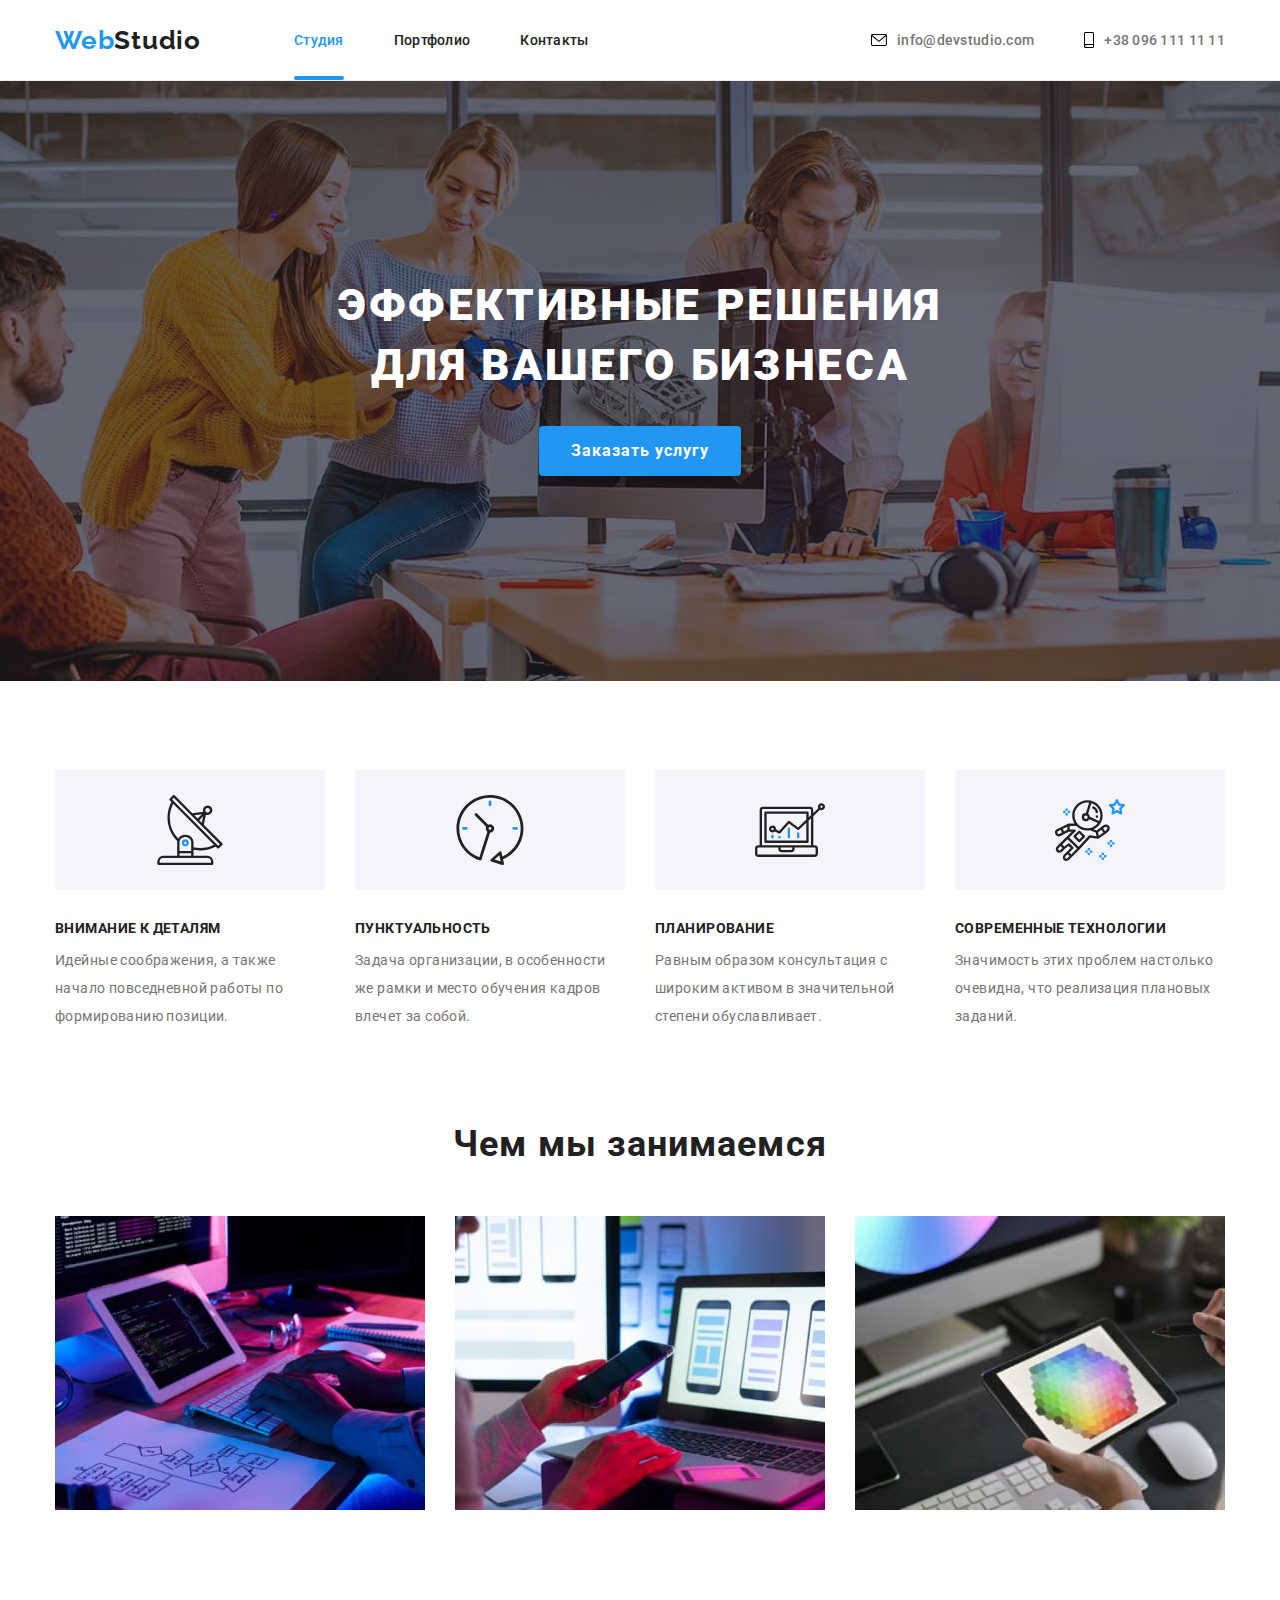
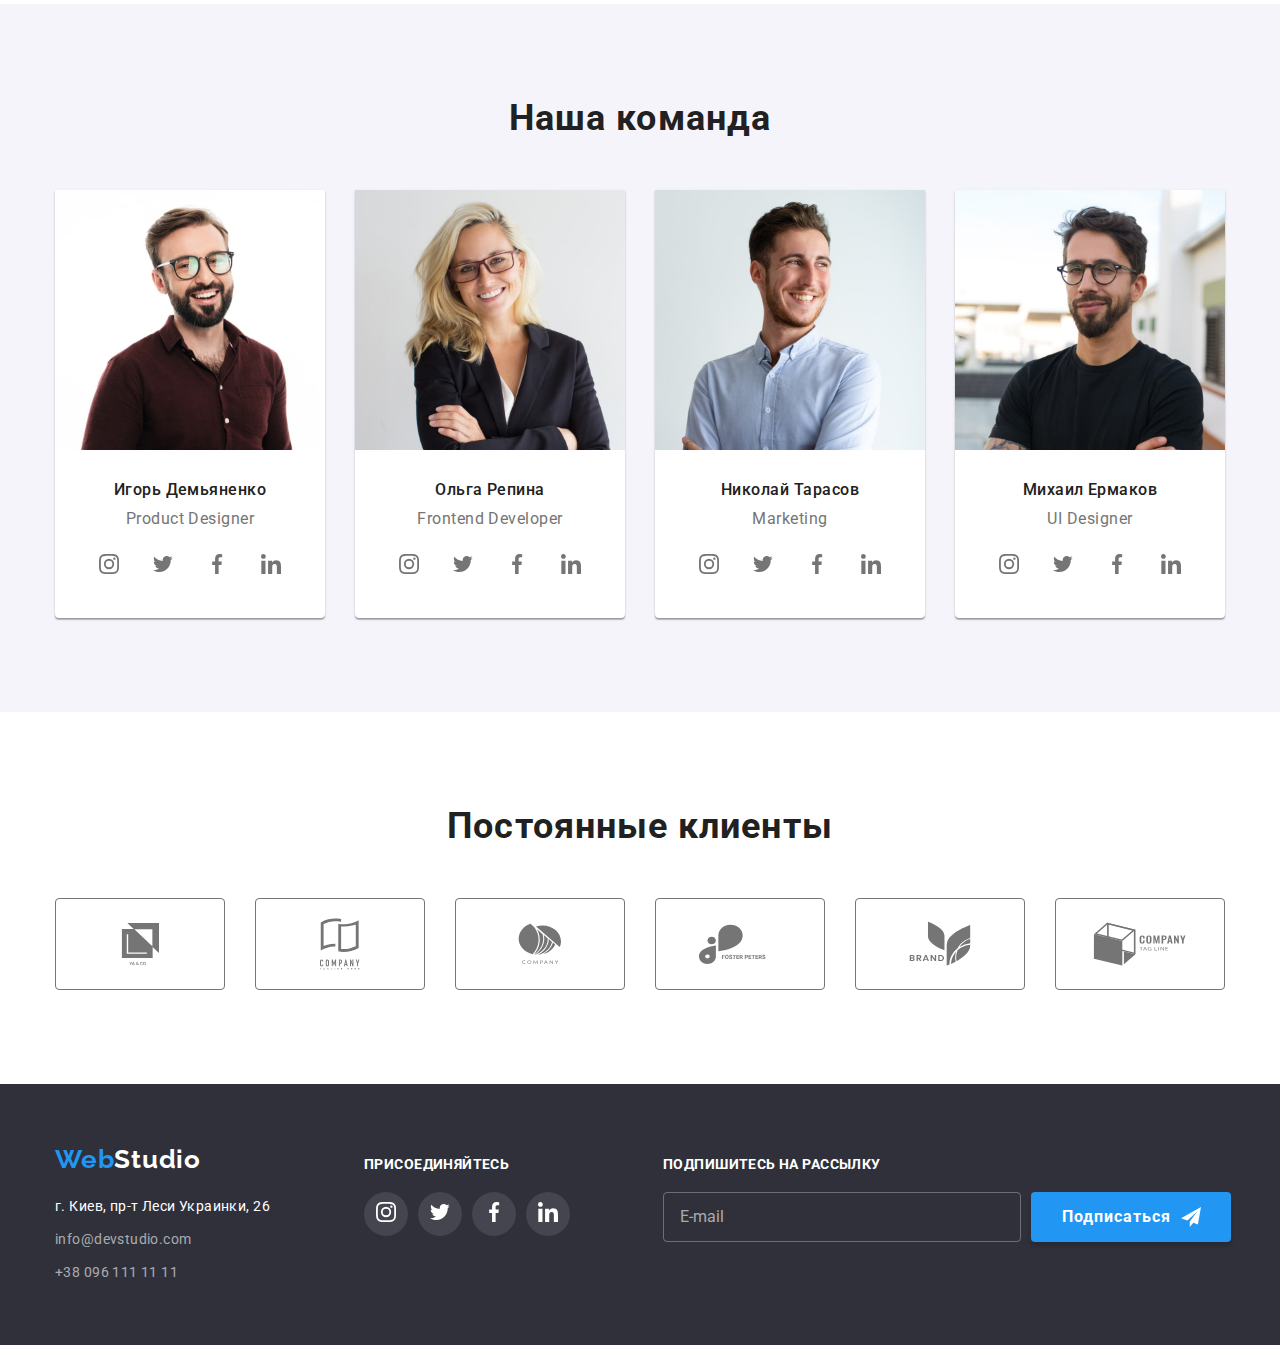
<file: index.html>
<!DOCTYPE html>
<html lang="ru">
<head>
    <meta charset="UTF-8">
    <meta http-equiv="X-UA-Compatible" content="IE=edge">
    <meta name="viewport" content="width=device-width, initial-scale=1.0">
    <title>Студия</title>
    <link rel="preconnect" href="https://fonts.gstatic.com">
    <link href="https://fonts.googleapis.com/css2?family=Raleway:wght@700&family=Roboto:wght@400;500;700;900&display=swap"
        rel="stylesheet">
    <link rel="stylesheet" href="./css/main.min.css">
 
</head>
<body>
    <!--Шапка сайта-->
    <header class="header">
        <div class="container header-container">
            <nav class="navigation">
            <a class="logo" href="./index.html">Web<span class="logo-1">Studio</span></a>
            <ul class="nav-list">
                <li class="nav-list__item "><a class="nav-list__link active" href="./index.html" >Студия</a></li>
                <li class="nav-list__item"><a class="nav-list__link" href="./portfolio.html">Портфолио</a></li>
                <li class="nav-list__item"><a class="nav-list__link" href="#address">Контакты</a></li>
            </ul>
            </nav>

            <ul class="contact header-contact">
                <li class="contact__item" lang="en">
                    <a class="contact__link" href="mailto:info@devstudio.com"> 
                        <svg class="contact__icon" width="16px"
                            height="12px">
                            <use href="./images/icons.svg#icon-mail"> </use>
                        </svg> info@devstudio.com</a>
                   </li>
                <li class="contact__item">
                    <a class="contact__link" href="tel:+380961111111">
                    <svg class="contact__icon" width="10px" height="16px">
                        <use href="./images/icons.svg#icon-phone"> </use>
                    </svg>+38 096 111 11 11</a>
            </li>     
            </ul>
        
        </div>
    </header>
        
    <main> 

    <!--Hero-->
    <section class="hero">
        <div class="container hero-container">
        <h1 class="hero-title">Эффективные решения для вашего бизнеса</h1>
        <button data-modal-open class="hero-button button" type="button">Заказать услугу</button> 
        </div>
    </section>

    <!--Advantages-->
    <section class="description">
        <div class="container description-container">
        <h2 class="hidden">Преимущества</h2>
        <ul class="advantages">
            <li class="advantages__item">
                <div class="advantages__thumb">
                    <svg width="70px" height="70px">
                        <use href="./images/icons.svg#icon-antenna-1"></use>
                    </svg>
                 </div>
                <h3 class="advantages__pre-title pre-title">Внимание к деталям</h3>
                <p class="advantages__text text">Идейные соображения, а также начало повседневной работы по формированию позиции.</p>
                
            </li>
            <li class="advantages__item">
                <div class="advantages__thumb">
                    <svg width="70px" height="70px">
                        <use href="./images/icons.svg#icon-clock-1"></use>
                    </svg>
                </div>
                <h3 class="advantages__pre-title pre-title">Пунктуальность</h3>
                <p class="advantages__text text">Задача организации, в особенности же рамки и место обучения кадров влечет за собой.</p>
            </li>
            <li class="advantages__item">
                <div class="advantages__thumb">
                    <svg width="70px" height="70px">
                        <use href="./images/icons.svg#icon-diagram-1"></use>
                    </svg>
                </div>
                <h3 class="advantages__pre-title pre-title">Планирование</h3>
                <p class="advantages__text text">Равным образом консультация с широким активом в значительной степени обуславливает.</p>
            </li>
            <li class="advantages__item">
                <div class="advantages__thumb">
                    <svg width="70px" height="70px">
                        <use href="./images/icons.svg#icon-astronaut-1"></use>
                    </svg>
                </div>
                <h3 class="advantages__pre-title pre-title">Современные технологии</h3>
                <p class="advantages__text text">Значимость этих проблем настолько очевидна, что реализация плановых заданий.</p>
            </li>
            
         </ul>
        </div>
    </section>

    <!--Information-->
    <section class="info">
        <div class="container info-container">
        <h2 class="title">Чем мы занимаемся</h2>
        <ul class="info-list">
            <li class="info-list__item"><a class="info-list__link" href=""><img src="./images/img.jpg" alt="Верстка" width="370">
            <h3 class="info-list__pre-title pre-title">Десктопные приложения</h3></a></li>
            <li class="info-list__item"><a class="info-list__link" href=""><img src="./images/box2.jpg" alt="Программирование" width="370">
            <h3 class="info-list__pre-title pre-title ">Мобильные приложения</h3></a></li>
            <li class="info-list__item"><a class="info-list__link" href=""><img src="./images/box3.jpg" alt="Дизайн" width="370">
            <h3 class="info-list__pre-title pre-title">Дизайнерские решения</h3></a></li>
        </ul>
        </div>
    </section>

    <!--Team-->
    <section class="team">
        <div class="container">
        <h2 class="title">Наша команда</h2>
        <ul class="workers">
            <li  class="workers__person">
                <ul class="social">
                    <li class="social__item"><a class="social__link" href="">
                    <svg class="social__icon" width="20px" height="20px">
                        <use href="./images/icons.svg#icon-instagram"></use>
                    </svg>
                    </a></li>
                    
                    <li class="social__item"><a class="social__link" href="">
                    <svg class="social__icon" width="20px" height="20px">
                        <use href="./images/icons.svg#icon-twitter"></use>
                    </svg>
                    </a></li>

                    <li class="social__item"><a class="social__link" href="">
                    <svg class="social__icon" width="20px" height="20px">
                        <use href="./images/icons.svg#icon-facebook"></use>
                    </svg>
                    </a></li>

                    <li class="social__item"><a class="social__link" href="">
                    <svg class="social__icon" width="20px" height="20px">
                        <use href="./images/icons.svg#icon-linkedin"></use>
                    </svg>
                    </a></li>
                </ul>
                <h3 class="workers__job" lang="en">Product Designer</h3>
                <p class="workers__name">Игорь Демьяненко</p>
                
                <img src="./images/img1.jpg" alt="Фото мужчины" width="270">
                
            </li>
            <li class="workers__person">
                <ul class="social">
                    <li class="social__item"><a class="social__link" href="">
                            <svg class="social__icon" width="20px" height="20px">
                                <use href="./images/icons.svg#icon-instagram"></use>
                            </svg>
                        </a></li>
                
                    <li class="social__item"><a class="social__link" href="">
                            <svg class="social__icon" width="20px" height="20px">
                                <use href="./images/icons.svg#icon-twitter"></use>
                            </svg>
                        </a></li>
                
                    <li class="social__item"><a class="social__link" href="">
                            <svg class="social__icon" width="20px" height="20px">
                                <use href="./images/icons.svg#icon-facebook"></use>
                            </svg>
                        </a></li>
                
                    <li class="social__item"><a class="social__link" href="">
                            <svg class="social__icon" width="20px" height="20px">
                                <use href="./images/icons.svg#icon-linkedin"></use>
                            </svg>
                        </a></li>
                </ul>
                <h3 class="workers__job" lang="en">Frontend Developer</h3>
                <p class="workers__name">Ольга Репина</p>
                
                <img src="./images/img2.jpg" alt="Фото женщины" width="270">
                
            </li>
            <li class="workers__person">
                <ul class="social">
                    <li class="social__item"><a class="social__link" href="">
                            <svg class="social__icon" width="20px" height="20px">
                                <use href="./images/icons.svg#icon-instagram"></use>
                            </svg>
                        </a></li>
                
                    <li class="social__item"><a class="social__link" href="">
                            <svg class="social__icon" width="20px" height="20px">
                                <use href="./images/icons.svg#icon-twitter"></use>
                            </svg>
                        </a></li>
                
                    <li class="social__item"><a class="social__link" href="">
                            <svg class="social__icon" width="20px" height="20px">
                                <use href="./images/icons.svg#icon-facebook"></use>
                            </svg>
                        </a></li>
                
                    <li class="social__item"><a class="social__link" href="">
                            <svg class="social__icon" width="20px" height="20px">
                                <use href="./images/icons.svg#icon-linkedin"></use>
                            </svg>
                        </a></li>
                </ul>
                <h3 class="workers__job" lang="en">Marketing</h3>
                <p class="workers__name">Николай Тарасов</p>
                
                <img src="./images/img3.jpg" alt="Фото мужчины" width="270">
                
            </li>
            <li class="workers__person">
            <ul class="social">
                <li class="social__item"><a class="social__link" href="">
                        <svg class="social__icon" width="20px" height="20px">
                            <use href="./images/icons.svg#icon-instagram"></use>
                        </svg>
                    </a></li>
            
                <li class="social__item"><a class="social__link" href="">
                        <svg class="social__icon" width="20px" height="20px">
                            <use href="./images/icons.svg#icon-twitter"></use>
                        </svg>
                    </a></li>
            
                <li class="social__item"><a class="social__link" href="">
                        <svg class="social__icon" width="20px" height="20px">
                            <use href="./images/icons.svg#icon-facebook"></use>
                        </svg>
                    </a></li>
            
                <li class="social__item"><a class="social__link" href="">
                        <svg class="social__icon" width="20px" height="20px">
                            <use href="./images/icons.svg#icon-linkedin"></use>
                        </svg>
                    </a></li>
            </ul>
                <h3 class="workers__job" lang="en">UI Designer</h3>
                <p class="workers__name">Михаил Ермаков</p>
                
                <img src="./images/img4.jpg" alt="Фото мужчины" width="270">
                
            </li>
        </ul>
        </div>
    </section>


    <section class="clients">
        <div class="container clients-container">
            <h2 class="title"> Постоянные клиенты</h2>
            <ul class="clients-list">
                <li class="clients-list__item">
                    <a class="clients-list__link" href="">
                        <svg width="41px" height="42.5px">
                            <use href="./images/icons.svg#icon-client1"></use>
                        </svg>
                    </a>
                </li>
                <li class="clients-list__item">
                    <a class="clients-list__link" href="">
                        <svg width="40px" height="52px">
                            <use href="./images/icons.svg#icon-client2"></use>
                        </svg>
                    </a>
                </li>
                <li class="clients-list__item">
                    <a class="clients-list__link" href="">
                        <svg width="43.46px" height="41.18px">
                            <use href="./images/icons.svg#icon-client3"></use>
                        </svg>
                    </a>
                </li>
                <li class="clients-list__item">
                    <a class="clients-list__link" href="">
                        <svg width="84.44px" height="40.62px">
                            <use href="./images/icons.svg#icon-client4"></use>
                        </svg>
                    </a>
                </li>
                <li class="clients-list__item">
                    <a class="clients-list__link" href="">
                        <svg width="62.54px" height="45.43px">
                            <use href="./images/icons.svg#icon-client5"></use>
                        </svg>
                    </a>
                </li>
                <li class="clients-list__item">
                    <a class="clients-list__link" href="">
                        <svg width="93.79px" height="43.93px">
                            <use href="./images/icons.svg#icon-client6"></use>
                        </svg>
                    </a>
                </li>
            </ul>

        </div>
    </section>
    </main>

    <!--Footer-->
    <footer id="address" class="footer">
        <div class="container footer-container">
            <div class="footer-address">
        <a class="logo" href="./index.html">Web<span class="logo-2">Studio</span></a>
            <address>
            <ul class="address">
            <li class="address__item direction">г. Киев, пр-т Леси Украинки, 26</li>
            <li class="address__item"><a href="mailto:info@devstudio.com"><span lang="en">info@devstudio.com</span></a></li>
            <li class="address__item"><a href="tel:+380961111111">+38 096 111 11 11</a></li>
            </ul>
            </address>
            </div>    
            
            <div class="join-us">
                <h2 class="footer-title">Присоединяйтесь</h2>
                <ul class="social-list">
                    <li class="social__item social__item_footer" >
                        <a class="social__link social__link_footer" href="">
                    <svg class="social__icon" width="20px" height="20px">
                        <use href="./images/icons.svg#icon-instagram"></use>
                    </svg>
                    </a>
                </li>
                    
<li class="social__item social__item_footer">
    <a class="social__link social__link_footer" href="">
                    <svg class="social__icon" width="20px" height="20px">
                        <use href="./images/icons.svg#icon-twitter"></use>
                    </svg>
                    </a>
                </li>

<li class="social__item social__item_footer">
    <a class="social__link social__link_footer" href="">
                    <svg class="social__icon" width="20px" height="20px">
                        <use href="./images/icons.svg#icon-facebook"></use>
                    </svg>
                    </a>
                </li>

<li class="social__item social__item_footer">
    <a class="social__link social__link_footer" href="">
                    <svg class="social__icon" width="20px" height="20px">
                        <use href="./images/icons.svg#icon-linkedin"></use>
                    </svg>
                    </a>
                </li>
                </ul>
            </div>
            <div class="subscribe">
                <h2 class="footer-title">Подпишитесь на рассылку</h2>
                <form class="sub-form" >
                    <label for="email"></label>
                    <input type="email" class="sub-form__input" name="email" id="email" placeholder="E-mail" required>
                    <button class="send-button button" type="submit" >Подписаться
                        <svg class="send-icon" width="20px" height="20px">
                            <use href="./images/icons.svg#icon-send"></use>
                        </svg>
                    </button>
                </form>
            </div>
        </div>
    </footer>

    <div class="backdrop is-hidden" data-modal >
        <div class="modal"  >
        <button data-modal-close type="button" > 
            <svg class="modal__close" width="30px" height="30px">
                <use href="./images/icons.svg#icon-close"></use>
            </svg>
        </button>

        
        <form class="modal-form">
            <p class="modal-form__title">Оставьте свои данные, мы вам перезвоним</p>
           
            <label  class="modal-form__label">
                Имя
            <span class="modal-form__field">
            <input type="text" class="modal-form__input" name="user-name" required minlength="2"  pattern="[a-zA-Zа-яёА-ЯЁ]+" title="Введите символы кириллицы или латинского алфавита">
            <svg class="modal-form__icon " width="18px" height="18px">
                <use href="./images/icons.svg#icon-person"></use>
            </svg>
            </span>
            </label>

           
            <label  class="modal-form__label">
                Телефон
            <span class="modal-form__field">
            <input type="tel" class="modal-form__input" name="phone" required pattern="[0-9]{3}-[0-9]{3}-[0-9]{2}-[0-9]{2}" title="096-111-11-11"
             >
             <svg class="modal-form__icon " width="18px" height="18px">
                 <use href="./images/icons.svg#icon-phone-modal"></use>
             </svg>
            </span>
            </label>

            
            <label class="modal-form__label">
                Почта
            <span class="modal-form__field">
            <input type="email" class="modal-form__input" name="email"  required >
            <svg class="modal-form__icon " width="18px" height="18px">
                <use href="./images/icons.svg#icon-email-modal"></use>
            </svg>
            </span>
            </label>

            <label  class="modal-form__label">
                Комментарий
            <textarea name="comment" class="modal-form__comment"  placeholder="Введите текст"></textarea>
            </label>
            

            <input type="checkbox" class="modal-form__checkbox hidden" name="agree" id="agree" required>
           <label for="agree" class="modal-form__checkbox-label text">Соглашаюсь с рассылкой и принимаю &nbsp; <a href=""
    class="agreement text">Условия договора</a> </label>
            
      
            <button type="submit" class="modal-button button">Отправить</button>
                    
            

           

        </form>
        </div>
    </div>

<script src="./js/modal.js" type="module"></script> 


</body>
</html>
</file>
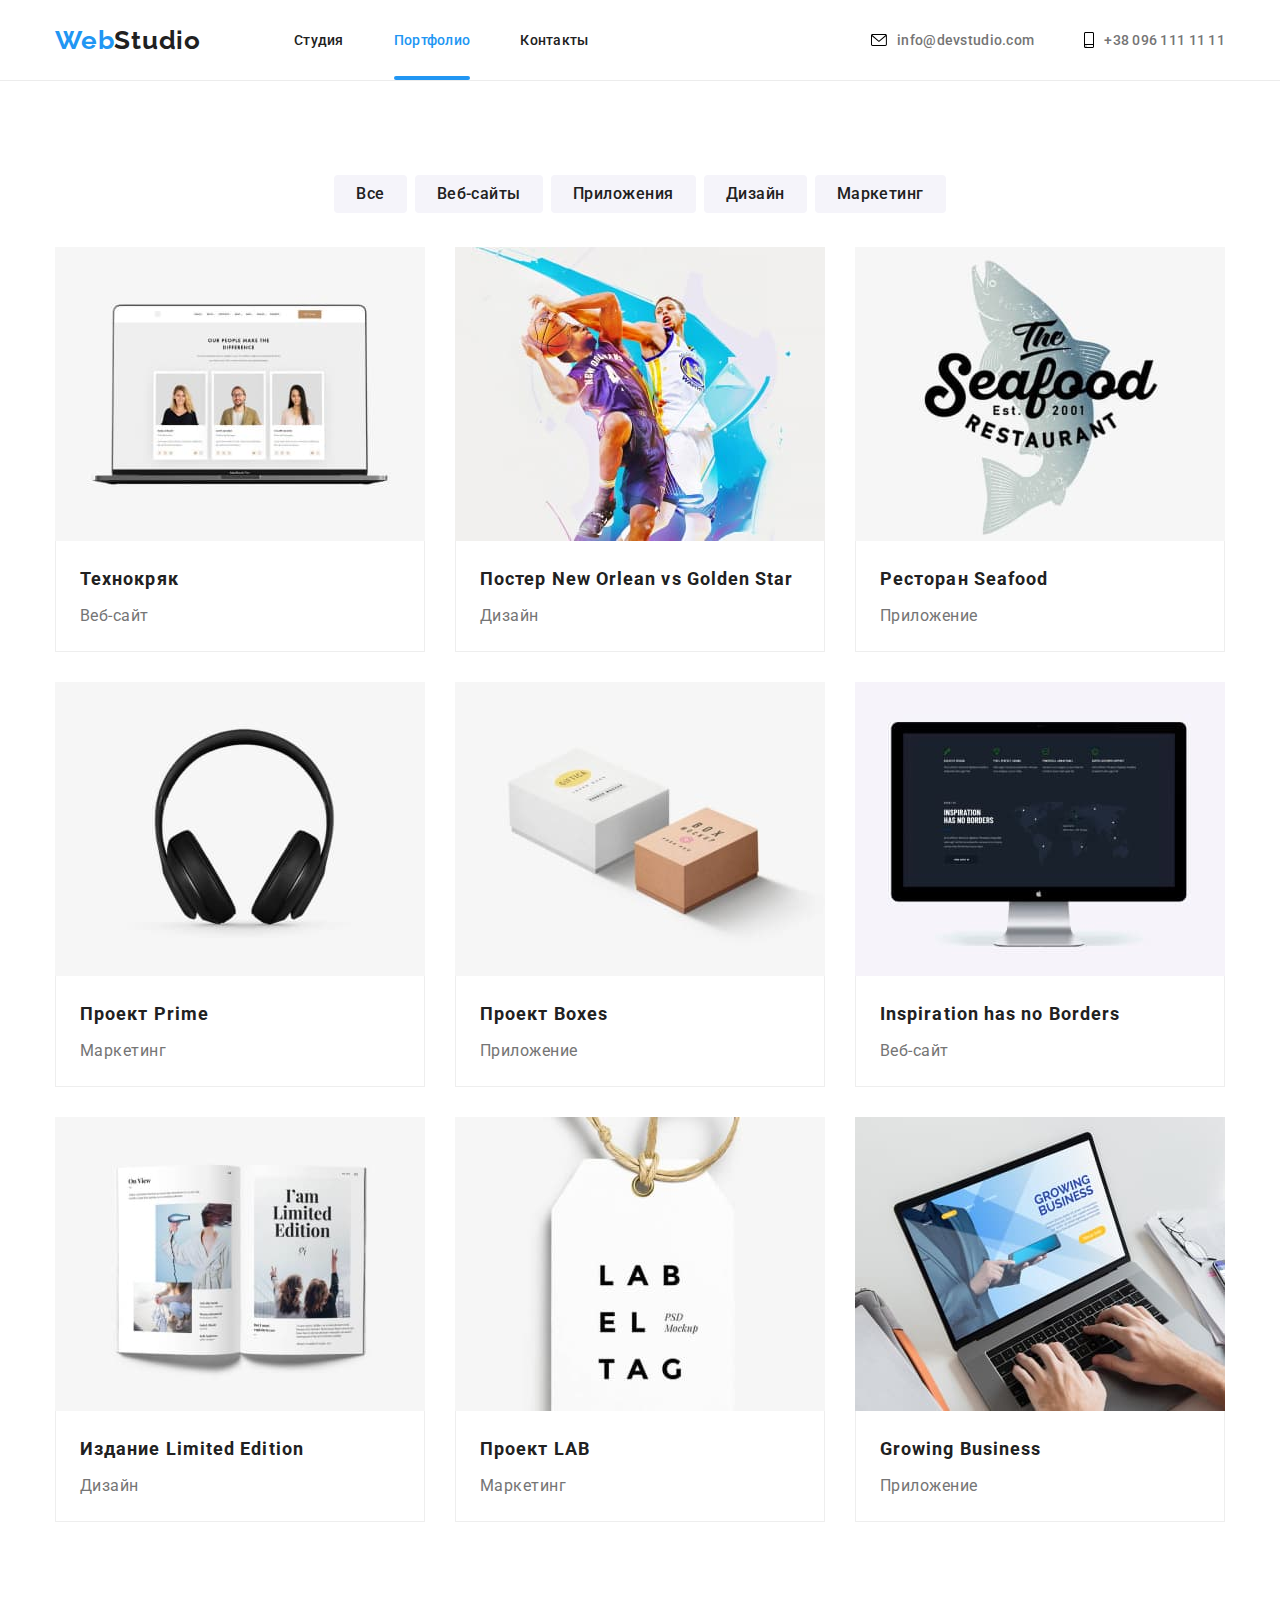
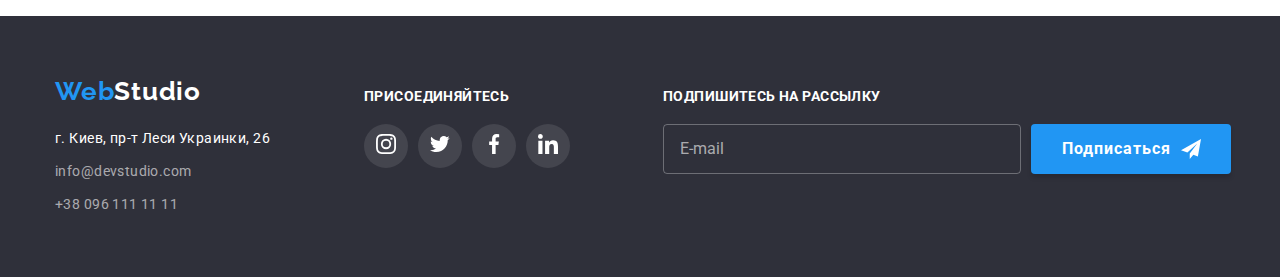
<file: portfolio.html>
<!DOCTYPE html>
<html lang="ru">
<head>
    <meta charset="UTF-8">
    <meta http-equiv="X-UA-Compatible" content="IE=edge">
    <meta name="viewport" content="width=device-width, initial-scale=1.0">
    <title>Портфолио</title>
    <link href="https://fonts.googleapis.com/css2?family=Raleway:wght@700&family=Roboto:wght@400;500;700;900&display=swap"
        rel="stylesheet">
    <link rel="stylesheet" href="./css/main.min.css">
</head>
<body>
    <!--Шапка сайта-->
<header class="header">
    <div class="container header-container">
        <nav class="navigation">
            <a class="logo" href="./index.html">Web<span class="logo-1">Studio</span></a>
            <ul class="nav-list">
                <li class="nav-list__item "><a class="nav-list__link" href="./index.html">Студия</a></li>
                <li class="nav-list__item"><a class="nav-list__link active" href="./portfolio.html">Портфолио</a></li>
                <li class="nav-list__item"><a class="nav-list__link" href="#address">Контакты</a></li>
            </ul>
        </nav>

        <ul class="contact header-contact">
            <li class="contact__item" lang="en">
                <a class="contact__link" href="mailto:info@devstudio.com">
                    <svg class="contact__icon" width="16px" height="12px">
                        <use href="./images/icons.svg#icon-mail"> </use>
                    </svg> info@devstudio.com</a>
            </li>
            <li class="contact__item">
                <a class="contact__link" href="tel:+380961111111">
                    <svg class="contact__icon" width="10px" height="16px">
                        <use href="./images/icons.svg#icon-phone"> </use>
                    </svg>+38 096 111 11 11</a>
            </li>
        </ul>

    </div>
</header>

    <main>
        <section class="portfolio">
            <div class="container portfolio-container"> 
            <h2 class="hidden">Портфолио</h2>
             <!--Buttons-->
            <div>
            <ul class="buttons-list">
                <li class="buttons-list__item"><button class="buttons-list__button" type="button">Все</button></li>
                <li class="buttons-list__item"><button class="buttons-list__button" type="button">Веб-сайты</button></li>
                <li class="buttons-list__item"><button class="buttons-list__button" type="button">Приложения</button></li>
                <li class="buttons-list__item"><button class="buttons-list__button" type="button">Дизайн</button></li>
                <li class="buttons-list__item"><button class="buttons-list__button" type="button">Маркетинг</button></li>
            
            </ul>
            </div>
            <!--Portfolio-->
            <div>
               
                <ul class="projects">
                    <li class="projects__item">
                        <a class="projects__link" href=""><div class="fill"><img src="./images/pimg1.jpg" alt="img1" width="370">
                        <p class="techno">Технокряк это современная площадка распространения коронавируса. Компании используют эту платформу для
                            цифрового
                            шпионажа и атак на защищённые сервера конкурентов.</p></div>
                        
                             <div class="projects__content">

                       <h3 class="projects__content-title">Технокряк</h3>
                    <p class="projects__content-text">Веб-сайт</p>
                </div>
                   </a> 
                    </li>
            <li class="projects__item">
                <a class="projects__link" href=""><div class="fill"><img src="./images/pimg2.jpg" alt="img2" width="370">
                <p class="techno">Технокряк это современная площадка распространения коронавируса. Компании используют эту платформу для
                    цифрового
                    шпионажа и атак на защищённые сервера конкурентов.</p></div>
                <div class="projects__content">
                   
                     <h3 class="projects__content-title">Постер New Orlean vs Golden Star</h3>
                    <p class="projects__content-text">Дизайн</p>
                </div>
                </a>
            </li>
            <li class="projects__item">
                <a class="projects__link" href=""><div class="fill"><img src="./images/pimg3.jpg" alt="img3" width="370">
                <p class="techno">Технокряк это современная площадка распространения коронавируса. Компании используют эту платформу для
                    цифрового
                    шпионажа и атак на защищённые сервера конкурентов.</p></div>
                <div class="projects__content"> 
                    
                    <h3 class="projects__content-title">Ресторан <span lang="en">Seafood</span></h3>
                    <p class="projects__content-text">Приложение</p>
                </div>
                </a>
            </li>
            <li class="projects__item">
                <a class="projects__link" href=""><div class="fill"><img src="./images/pimg4.jpg" alt="img4" width="370">
                <p class="techno">Технокряк это современная площадка распространения коронавируса. Компании используют эту платформу для
                    цифрового
                    шпионажа и атак на защищённые сервера конкурентов.</p></div>
                <div class="projects__content"> 
                    
                    <h3 class="projects__content-title">Проект <span lang="en">Prime</span></h3>
                    <p class="projects__content-text">Маркетинг</p>
                </div>
                </a>
            </li>
            <li class="projects__item">
                <a class="projects__link" href=""><div class="fill"><img src="./images/pimg5.jpg" alt="img5" width="370">
                <p class="techno">Технокряк это современная площадка распространения коронавируса. Компании используют эту платформу для
                    цифрового
                    шпионажа и атак на защищённые сервера конкурентов.</p></div>
                    <div class="projects__content">
                        
                        <h3 class="projects__content-title">Проект <span lang="en">Boxes</span></h3>
                    <p class="projects__content-text">Приложение</p>
                </div>
                </a>
            </li>
            <li class="projects__item">
                <a class="projects__link" href=""><div class="fill"><img src="./images/pimg6.jpg" alt="img6" width="370">
                <p class="techno">Технокряк это современная площадка распространения коронавируса. Компании используют эту платформу для
                    цифрового
                    шпионажа и атак на защищённые сервера конкурентов.</p></div>
                <div class="projects__content">
                    
                    <h3 lang="en" class="projects__content-title">Inspiration has no Borders</h3>
                    <p class="projects__content-text">Веб-сайт</p>
                </div>
                </a>
            </li>
            <li class="projects__item">
                <a class="projects__link" href=""><div class="fill"><img src="./images/pimg7.jpg" alt="img7" width="370">
                <p class="techno">Технокряк это современная площадка распространения коронавируса. Компании используют эту платформу для
                    цифрового
                    шпионажа и атак на защищённые сервера конкурентов.</p></div>
                    <div class="projects__content">
                        
                        <h3 class="projects__content-title">Издание <span lang="en">Limited Edition</span></h3>
                    <p class="projects__content-text">Дизайн</p>
                </div>
                </a>
            </li>
            <li class="projects__item">
                <a class="projects__link" href=""><div class="fill"><img src="./images/pimg8.jpg" alt="img8" width="370">
                <p class="techno">Технокряк это современная площадка распространения коронавируса. Компании используют эту платформу для
                    цифрового
                    шпионажа и атак на защищённые сервера конкурентов.</p></div>
                <div class="projects__content">
                    
                    <h3 class="projects__content-title">Проект <span lang="en">LAB</span></h3>
                    <p class="projects__content-text">Маркетинг</p>
                </div>
                </a>
            </li>
            <li class="projects__item">
                <a class="projects__link" href=""><div class="fill"><img src="./images/pimg9.jpg" alt="img9" width="370">
                <p class="techno">Технокряк это современная площадка распространения коронавируса. Компании используют эту платформу для
                    цифрового
                    шпионажа и атак на защищённые сервера конкурентов.</p></div>
                    <div class="projects__content">
                      
                        <h3 lang="en" class="projects__content-title">Growing Business</h3>
                    <p class="projects__content-text">Приложение</p>
                </div>
              </a>
            </li>
                </ul>

            </div>
            </div>
        </section>
    </main>
<!--Footer-->
<footer id="address" class="footer">
    <div class="container footer-container">
        <div class="footer-address">
            <a class="logo" href="./index.html">Web<span class="logo-2">Studio</span></a>
            <address>
                <ul class="address">
                    <li class="address__item direction">г. Киев, пр-т Леси Украинки, 26</li>
                    <li class="address__item"><a href="mailto:info@devstudio.com"><span
                                lang="en">info@devstudio.com</span></a></li>
                    <li class="address__item"><a href="tel:+380961111111">+38 096 111 11 11</a></li>
                </ul>
            </address>
        </div>

        <div class="join-us">
            <h2 class="footer-title">Присоединяйтесь</h2>
            <ul class="social-list">
                <li class="social__item social__item_footer">
                    <a class="social__link social__link_footer" href="">
                        <svg class="social__icon" width="20px" height="20px">
                            <use href="./images/icons.svg#icon-instagram"></use>
                        </svg>
                    </a>
                </li>

                <li class="social__item social__item_footer">
                    <a class="social__link social__link_footer" href="">
                        <svg class="social__icon" width="20px" height="20px">
                            <use href="./images/icons.svg#icon-twitter"></use>
                        </svg>
                    </a>
                </li>

                <li class="social__item social__item_footer">
                    <a class="social__link social__link_footer" href="">
                        <svg class="social__icon" width="20px" height="20px">
                            <use href="./images/icons.svg#icon-facebook"></use>
                        </svg>
                    </a>
                </li>

                <li class="social__item social__item_footer">
                    <a class="social__link social__link_footer" href="">
                        <svg class="social__icon" width="20px" height="20px">
                            <use href="./images/icons.svg#icon-linkedin"></use>
                        </svg>
                    </a>
                </li>
            </ul>
        </div>
        <div class="subscribe">
            <h2 class="footer-title">Подпишитесь на рассылку</h2>
            <form class="sub-form">
                <label for="email"></label>
                <input type="email" class="sub-form__input" name="email" id="email" placeholder="E-mail" required>
                <button class="send-button button" type="submit">Подписаться
                    <svg class="send-icon" width="20px" height="20px">
                        <use href="./images/icons.svg#icon-send"></use>
                    </svg>
                </button>
            </form>
        </div>
    </div>
</footer>
</body>
    
</html>
</file>
<file: css/main.min.css>
:root{--main-font: "Roboto", sans-serif;--accent-font: "Raleway", sans-serif;--main-color: #212121;--accent-color: #2196f3;--text-color: #757575;--white-color: #ffffff;--main-background-color: #ffffff;--dark-background-color: #2f303a}/*! modern-normalize v1.1.0 | MIT License | https://github.com/sindresorhus/modern-normalize */*,::before,::after{box-sizing:border-box}html{-moz-tab-size:4;tab-size:4}html{line-height:1.15;-webkit-text-size-adjust:100%}body{margin:0}body{font-family:system-ui,-apple-system,"Segoe UI",Roboto,Helvetica,Arial,sans-serif,"Apple Color Emoji","Segoe UI Emoji"}hr{height:0;color:inherit}abbr[title]{text-decoration:underline dotted}b,strong{font-weight:bolder}code,kbd,samp,pre{font-family:ui-monospace, SFMono-Regular, Consolas, "Liberation Mono", Menlo, monospace;font-size:1em}small{font-size:80%}sub,sup{font-size:75%;line-height:0;position:relative;vertical-align:baseline}sub{bottom:-0.25em}sup{top:-0.5em}table{text-indent:0;border-color:inherit}button,input,optgroup,select,textarea{font-family:inherit;font-size:100%;line-height:1.15;margin:0}button,select{text-transform:none}button,[type="button"],[type="reset"],[type="submit"]{-webkit-appearance:button}::-moz-focus-inner{border-style:none;padding:0}:-moz-focusring{outline:1px dotted ButtonText}:-moz-ui-invalid{box-shadow:none}legend{padding:0}progress{vertical-align:baseline}::-webkit-inner-spin-button,::-webkit-outer-spin-button{height:auto}[type="search"]{-webkit-appearance:textfield;outline-offset:-2px}::-webkit-search-decoration{-webkit-appearance:none}::-webkit-file-upload-button{-webkit-appearance:button;font:inherit}summary{display:list-item}.hidden{position:absolute;width:1px;height:1px;overflow:hidden;border:0;padding:0;clip:rect(0, 0, 0, 0);clip-path:inset(50%)}*{margin:0;padding:0}html,body{width:100%}body{font-family:var(--main-font);font-style:normal;color:var(--main-color);background-color:var(--main-background-color)}ul{list-style:none}a{color:inherit;text-decoration:none;display:inline-block}button{border:none;text-decoration:none}img{display:block;height:auto;max-width:100%}.container{width:1200px;margin:0 auto;padding:0 15px}.title{font-weight:bold;font-size:36px;line-height:1.166;letter-spacing:0.03em;text-align:center;margin-bottom:50px}.pre-title{font-weight:bold;font-size:14px;line-height:1.142;letter-spacing:0.03em;text-transform:uppercase}.logo,.logo-1,.logo-2{font-family:var(--accent-font);font-weight:bold;font-size:26px;line-height:1.192;letter-spacing:0.03em;color:var(--accent-color)}.logo-1{color:var(--main-color)}.logo-2{color:var(--white-color)}.active{color:var(--accent-color)}.button{font-weight:bold;font-size:16px;line-height:1.875;letter-spacing:0.06em;display:inline-block;cursor:pointer;color:var(--white-color);background-color:var(--accent-color);transition:250ms cubic-bezier(0.4, 0, 0.2, 1);border-radius:4px;min-width:200px;box-shadow:0px 4px 4px rgba(0,0,0,0.15)}.text{font-weight:normal;font-size:14px;line-height:2;letter-spacing:0.03em;color:var(--text-color)}.footer-title{font-weight:bold;font-size:14px;line-height:1.142;letter-spacing:0.03em;text-transform:uppercase;margin-top:12px;margin-bottom:20px;color:var(--white-color)}.header{font-weight:500;font-size:14px;line-height:1.142;letter-spacing:0.02em;border-bottom:1px solid #ececec}.header-container{display:flex;align-items:center}.navigation{color:var(--main-color);display:flex;flex-direction:row;align-items:center}.logo{margin-right:93px}.nav-list{display:flex}.nav-list__link{position:relative;padding-top:32px;padding-bottom:32px;transition:250ms cubic-bezier(0.4, 0, 0.2, 1)}.nav-list__link:hover,.nav-list__link:focus{color:var(--accent-color)}.nav-list__link.active::after{position:absolute;bottom:0;content:"";display:flex;width:100%;height:4px;background-color:#2196f3;border-radius:4px}.nav-list__item:not(:last-child){margin-right:50px}.header-contact{color:var(--text-color);display:flex;margin-left:auto;align-items:center}.contact__link{display:flex;align-items:center;padding-top:32px;padding-bottom:32px;transition:250ms cubic-bezier(0.4, 0, 0.2, 1)}.contact__link:hover,.contact__link:focus{color:var(--accent-color);fill:var(--accent-color)}.contact__item:not(:last-child){margin-right:50px}.contact__icon{margin-right:10px}.hero{background-color:var(--dark-background-color);background-image:linear-gradient(to right, rgba(47,48,58,0.4), rgba(47,48,58,0.4)),url(../images/backgr.jpg);background-repeat:no-repeat;background-position:center;background-size:cover;max-width:1600px;min-height:600px;margin-left:auto;margin-right:auto}.hero-container{padding:195px 285px;text-align:center}.hero-title{font-weight:900;font-size:44px;line-height:1.363;letter-spacing:0.06em;text-transform:uppercase;color:var(--white-color);margin-bottom:30px}.hero-button{padding:10px 32px}.description-container{padding-top:89px;padding-bottom:94px}.advantages{display:flex;flex-flow:row wrap}.advantages__item{width:270px;display:flex;flex-direction:column}.advantages__item:not(:last-child){margin-right:30px}.advantages__pre-title{margin-bottom:10px}.advantages__thumb{width:270px;height:120px;padding:25px 100px;margin-bottom:30px;background-color:#f5f4fa}.info-container{padding-bottom:94px}.info-list{display:flex;flex-flow:row wrap}.info-list__item:not(:last-child){margin-right:30px}.info-list__link{position:relative;display:flex;justify-content:center}.info-list__link::before{position:absolute;content:"";display:flex;width:100%;min-height:70px;bottom:0;background:rgba(47,48,58,0.8);opacity:0;transition:250ms cubic-bezier(0.4, 0, 0.2, 1)}.info-list__pre-title{position:absolute;bottom:27px;color:var(--white-color);opacity:0;transition:250ms cubic-bezier(0.4, 0, 0.2, 1)}.info-list__item:hover ::before{opacity:1}.info-list__item:hover .info-list__pre-title{opacity:1}.team{background-color:#f5f4fa;padding-top:94px;padding-bottom:94px}.workers{display:flex;flex-direction:row;flex-wrap:wrap}.workers__person{background-color:var(--white-color);width:270px;text-align:center;display:flex;flex-direction:column-reverse;border-radius:0px 0px 4px 4px;box-shadow:0px 1px 3px rgba(0,0,0,0.12),0px 1px 1px rgba(0,0,0,0.14),0px 2px 1px rgba(0,0,0,0.2)}.workers__person:not(:last-child){margin-right:30px}.workers__name{font-weight:500;font-size:16px;line-height:1.187;letter-spacing:0.03em;margin-top:30px;margin-bottom:10px}.workers__job{font-weight:normal;font-size:16px;line-height:1.187;letter-spacing:0.03em;color:var(--text-color);margin-bottom:16px}.social{display:flex;justify-content:center;align-items:center;padding:0 32px 30px}.clients-container{padding-top:94px;padding-bottom:94px}.clients-list{display:flex;justify-content:center;flex-wrap:wrap}.clients-list__link{fill:var(--text-color);width:170px;height:92px;border:1px solid var(--text-color);border-radius:4px;display:flex;justify-content:center;align-items:center;transition:250ms cubic-bezier(0.4, 0, 0.2, 1)}.clients-list__link:hover,.clients-list__link:focus{fill:var(--accent-color);border-color:var(--accent-color)}.clients-list__item:not(:last-child){margin-right:30px}.portfolio-container{padding-top:94px;padding-bottom:94px}.projects{display:flex;flex-flow:row wrap}.projects__item{flex-basis:calc(100% / 3 -30px);margin-right:30px;margin-bottom:30px;transition:250ms cubic-bezier(0.4, 0, 0.2, 1)}.projects__item:nth-child(3n){margin-right:0}.projects__item:nth-last-child(-n+3){margin-bottom:0}.fill{position:relative;overflow:hidden}.fill::before{position:absolute;content:"";top:0;display:flex;width:100%;height:294px;background:rgba(33,150,243,0.9);transform:translateY(100%);transition:transform 250ms cubic-bezier(0.4, 0, 0.2, 1)}.techno{position:absolute;top:63px;left:24px;right:24px;height:294px;font-weight:normal;font-size:18px;line-height:1.555;letter-spacing:0.03em;color:var(--white-color);transform:translateY(100%);transition:transform 250ms cubic-bezier(0.4, 0, 0.2, 1)}.projects__link:hover .techno,.projects__link:focus .techno{opacity:1;transform:translateY(0%)}.projects__link:hover,.projects__link:focus{box-shadow:0px 1px 1px rgba(0,0,0,0.12),0px 4px 4px rgba(0,0,0,0.06),1px 4px 6px rgba(0,0,0,0.16)}.projects__link:hover ::before,.projects__link:focus ::before{opacity:1;transform:translateY(0%)}.projects__content{padding:20px 24px;border-bottom:1px solid #eeeeee;border-left:1px solid #eeeeee;border-right:1px solid #eeeeee}.projects__content-title{font-weight:bold;font-size:18px;line-height:2;letter-spacing:0.06em;color:var(--main-color);margin-bottom:4px}.projects__content-text{font-weight:normal;font-size:16px;line-height:1.875;letter-spacing:0.03em;color:var(--text-color)}.footer{background-color:var(--dark-background-color);padding-top:60px;padding-bottom:60px}.footer-container{display:flex}.footer-address{margin-right:70px}.address{font-style:normal;font-weight:normal;font-size:14px;line-height:1.714;letter-spacing:0.03em;color:rgba(255,255,255,0.6);margin-top:20px}.direction{color:var(--white-color)}.address__item:not(:last-child){margin-bottom:9px}.address__item:not(:first-child){transition:250ms cubic-bezier(0.4, 0, 0.2, 1)}.address__item:not(:first-child):hover,.address__item:not(:first-child):focus{color:var(--accent-color)}.social__item{display:flex;justify-content:center;align-items:center;width:44px;height:44px;border-radius:50%;transition:250ms cubic-bezier(0.4, 0, 0.2, 1)}.social__item:not(:last-child){margin-right:10px}.social__item:hover,.social__item:focus{background-color:var(--accent-color);border-radius:50%}.social__link{fill:var(--text-color);padding:12px 11.97px;transition:250ms cubic-bezier(0.4, 0, 0.2, 1)}.social__link:hover,.social__link:focus{fill:var(--white-color)}.social-list{display:flex;align-items:center;margin-right:93px}.social__link_footer{fill:var(--white-color)}.social__item_footer{background-color:rgba(255,255,255,0.1)}.sub-form{display:flex}.sub-form__input{width:358px;height:50px;margin-right:10px;background-color:transparent;border:1px solid rgba(255,255,255,0.3);border-radius:4px;padding-left:16px}.sub-form__input::placeholder{color:rgba(255,255,255,0.6)}.sub-form__input:focus{color:var(--white-color)}.sub-form__input:hover{cursor:pointer}.send-button{padding:10px 28px 10px 29px;display:flex;justify-content:center;align-items:center}.send-button .send-icon{margin-left:10px;fill:var(--white-color)}.backdrop{position:fixed;top:0;left:0;width:100%;height:100%;background-color:rgba(0,0,0,0.2);opacity:1;transition:opacity 250ms linear}.backdrop.is-hidden{opacity:0;pointer-events:none;transition:opacity 250ms linear}.modal{position:absolute;top:50%;left:50%;transform:translate(-50%, -50%);display:flex;flex-direction:column;width:528px;height:581px;background-color:var(--white-color);box-shadow:0px 1px 3px rgba(0,0,0,0.12),0px 1px 1px rgba(0,0,0,0.14),0px 2px 1px rgba(0,0,0,0.2);border-radius:4px;padding:40px}.modal-form{display:flex;flex-direction:column}.modal-form__title{font-weight:bold;font-size:20px;line-height:1.15;text-align:center;letter-spacing:0.03em;color:var(--main-color);margin-bottom:12px}.modal-form__label{font-weight:normal;font-size:12px;line-height:1.166;letter-spacing:0.01em;color:var(--text-color);margin-bottom:10px}.modal-form__input{width:100%;height:40px;border:1px solid rgba(33,33,33,0.2);border-radius:4px;outline:none;cursor:pointer;padding-left:42px;transition:250ms cubic-bezier(0.4, 0, 0.2, 1)}.modal-form__input:focus{border-color:var(--accent-color)}.modal-form__input:focus+.modal-form__icon{fill:var(--accent-color)}.modal-form__field{position:relative;display:block;margin-top:4px}.modal-form__icon{position:absolute;top:50%;left:12px;transform:translateY(-50%);fill:var(--main-color);transition:250ms cubic-bezier(0.4, 0, 0.2, 1)}.modal-form__comment{width:100%;height:120px;border:1px solid rgba(33,33,33,0.2);border-radius:4px;resize:none;outline:none;cursor:pointer;padding:12px 16px;font-weight:normal;font-size:12px;line-height:1.166;letter-spacing:0.01em;margin-top:4px;transition:250ms cubic-bezier(0.4, 0, 0.2, 1)}.modal-form__comment:focus{border-color:var(--accent-color)}.modal-form__comment::placeholder{color:rgba(117,117,117,0.5)}.modal-form__checkbox-label{margin-top:10px;display:flex;align-items:center}.modal-form__checkbox-label::before{display:block;content:"";width:16px;height:15px;border:2px solid var(--main-color);border-radius:2px;margin-right:7px}.modal-form__checkbox:checked+.modal-form__checkbox-label::before{border:none;background-image:url(../images/icon-check.svg);background-position:center;background-repeat:no-repeat;background-size:cover;width:16px;height:15px;transition:250ms cubic-bezier(0.4, 0, 0.2, 1)}.modal-button{align-self:center;padding:10px 55px 10px 56px;margin-top:30px}.agreement{text-decoration:underline;color:var(--accent-color)}[data-modal-close]{position:absolute;width:30px;height:30px;cursor:pointer;top:8px;right:8px;border-radius:50%}.modal__close{stroke:rgba(0,0,0,0.1);fill:var(--main-color);transition:250ms cubic-bezier(0.4, 0, 0.2, 1)}.modal__close:hover,.modal__close:focus{fill:var(--accent-color)}.buttons-list{display:flex;justify-content:center;flex-flow:row wrap;margin-bottom:34px}.buttons-list__item:not(:last-child){margin-right:8px}.buttons-list__button{font-weight:500;font-size:16px;line-height:1.625;letter-spacing:0.03em;color:var(--main-color);background-color:#f5f4fa;padding:6px 22px;border-radius:4px;cursor:pointer;display:inline-block;text-align:center;transition:250ms cubic-bezier(0.4, 0, 0.2, 1)}.buttons-list__button:hover,.buttons-list__button:focus{color:var(--white-color);background-color:var(--accent-color);box-shadow:0px 3px 1px rgba(0,0,0,0.1),0px 1px 2px rgba(0,0,0,0.08),0px 2px 2px rgba(0,0,0,0.12)}
/*# sourceMappingURL=main.min.css.map */
</file>
